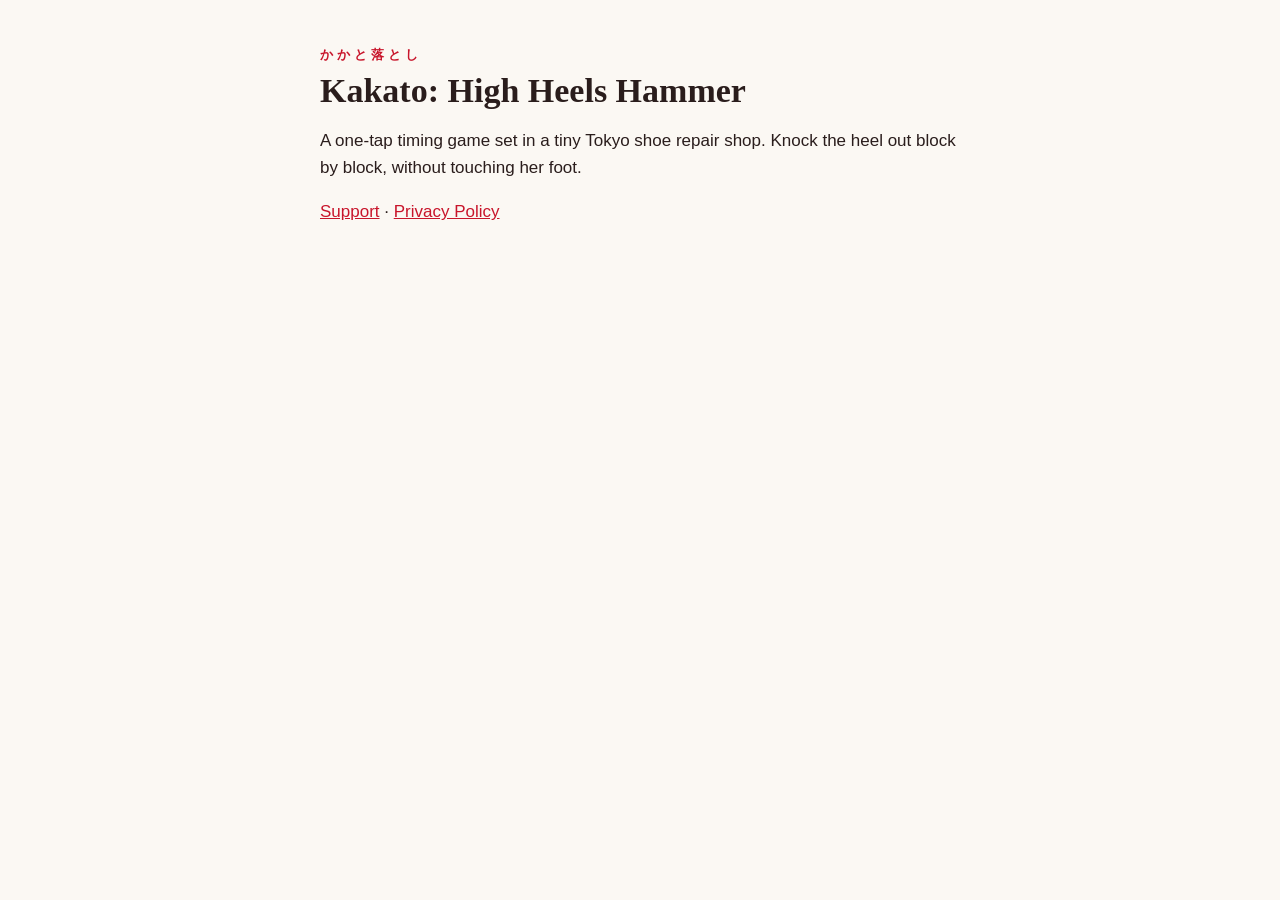
<file: index.html>
<!doctype html><html lang="en"><head><meta charset="utf-8"><meta name="viewport" content="width=device-width,initial-scale=1">
<title>Kakato: High Heels Hammer</title><link rel="stylesheet" href="style.css"></head><body><main>
<div class="mark">かかと落とし</div>
<h1>Kakato: High Heels Hammer</h1>
<p>A one-tap timing game set in a tiny Tokyo shoe repair shop. Knock the heel out block by block, without touching her foot.</p>
<p><a href="support.html">Support</a> · <a href="privacy.html">Privacy Policy</a></p>
</main></body></html>
</file>
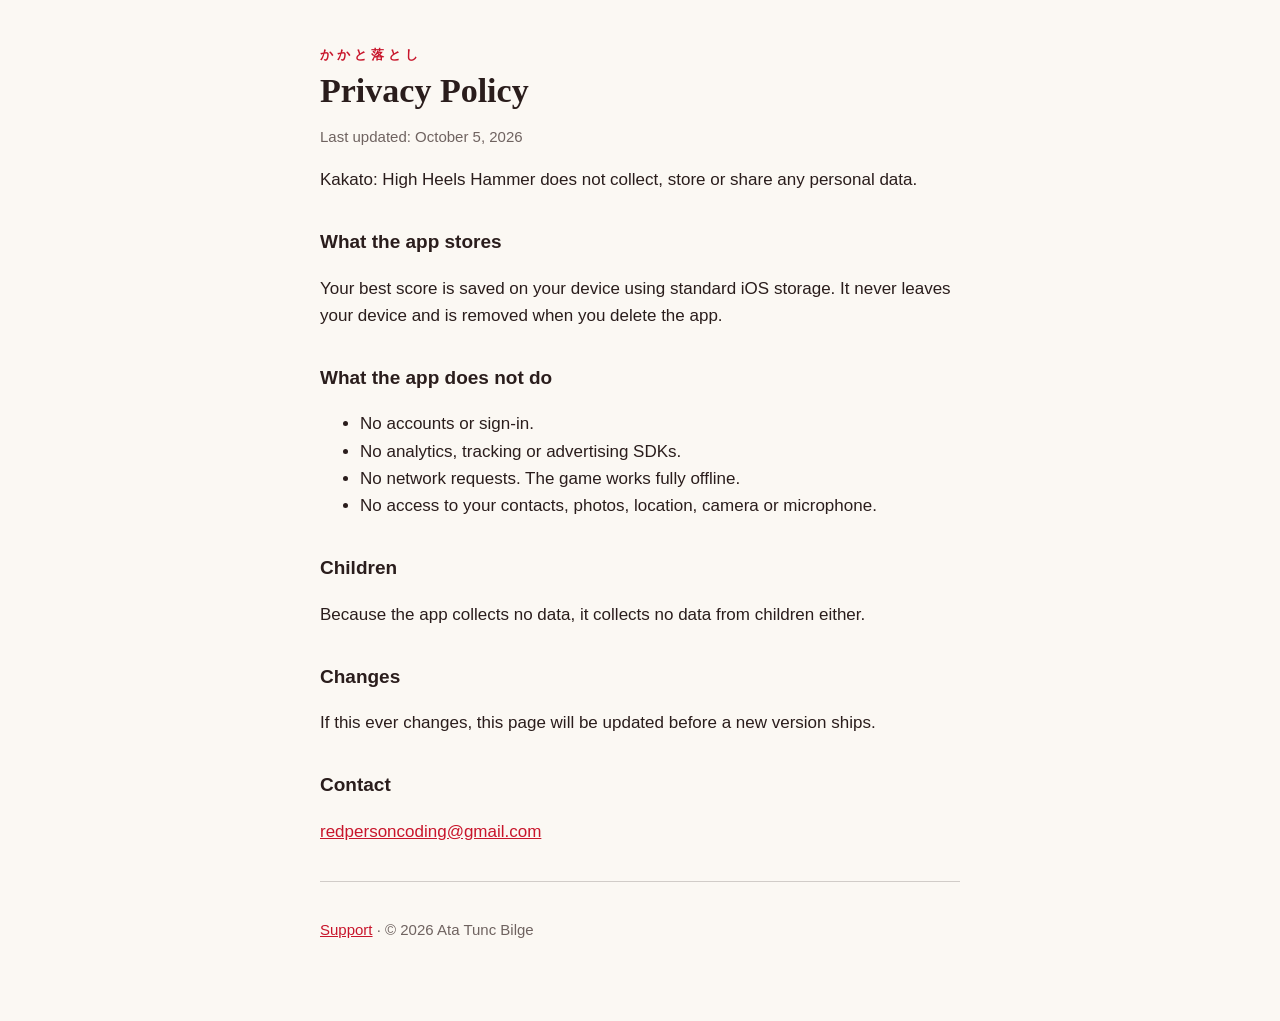
<file: privacy.html>
<!doctype html><html lang="en"><head><meta charset="utf-8"><meta name="viewport" content="width=device-width,initial-scale=1">
<title>Privacy Policy · Kakato: High Heels Hammer</title><link rel="stylesheet" href="style.css"></head><body><main>
<div class="mark">かかと落とし</div>
<h1>Privacy Policy</h1>
<p class="muted">Last updated: October 5, 2026</p>
<p>Kakato: High Heels Hammer does not collect, store or share any personal data.</p>
<h2>What the app stores</h2>
<p>Your best score is saved on your device using standard iOS storage. It never leaves your device and is removed when you delete the app.</p>
<h2>What the app does not do</h2>
<ul>
<li>No accounts or sign-in.</li>
<li>No analytics, tracking or advertising SDKs.</li>
<li>No network requests. The game works fully offline.</li>
<li>No access to your contacts, photos, location, camera or microphone.</li>
</ul>
<h2>Children</h2>
<p>Because the app collects no data, it collects no data from children either.</p>
<h2>Changes</h2>
<p>If this ever changes, this page will be updated before a new version ships.</p>
<h2>Contact</h2>
<p><a href="mailto:redpersoncoding@gmail.com?subject=Kakato%20privacy">redpersoncoding@gmail.com</a></p>
<hr><p class="muted"><a href="support.html">Support</a> · © 2026 Ata Tunc Bilge</p>
</main></body></html>
</file>
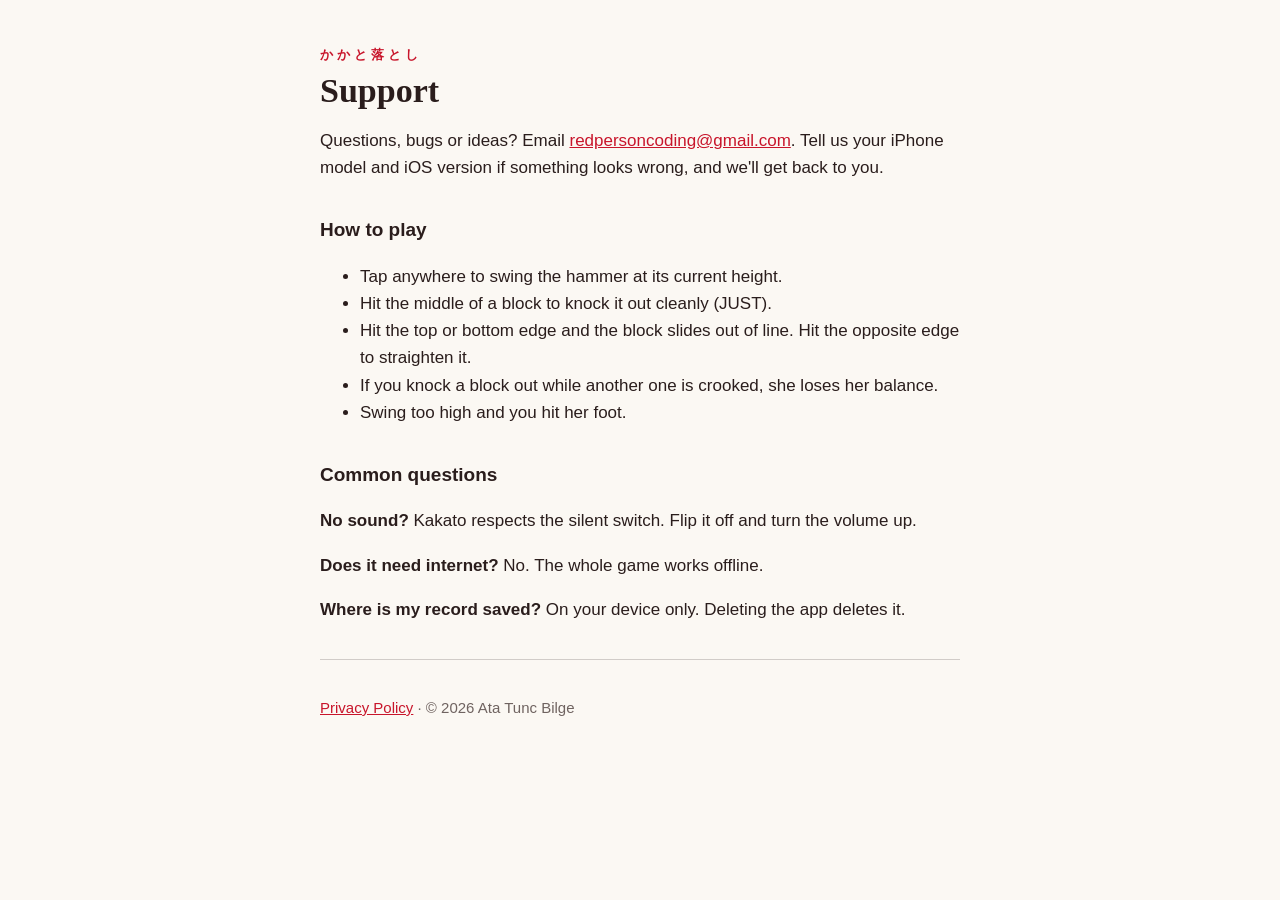
<file: support.html>
<!doctype html><html lang="en"><head><meta charset="utf-8"><meta name="viewport" content="width=device-width,initial-scale=1">
<title>Support · Kakato: High Heels Hammer</title><link rel="stylesheet" href="style.css"></head><body><main>
<div class="mark">かかと落とし</div>
<h1>Support</h1>
<p>Questions, bugs or ideas? Email <a href="mailto:redpersoncoding@gmail.com?subject=Kakato">redpersoncoding@gmail.com</a>. Tell us your iPhone model and iOS version if something looks wrong, and we'll get back to you.</p>
<h2>How to play</h2>
<ul>
<li>Tap anywhere to swing the hammer at its current height.</li>
<li>Hit the middle of a block to knock it out cleanly (JUST).</li>
<li>Hit the top or bottom edge and the block slides out of line. Hit the opposite edge to straighten it.</li>
<li>If you knock a block out while another one is crooked, she loses her balance.</li>
<li>Swing too high and you hit her foot.</li>
</ul>
<h2>Common questions</h2>
<p><strong>No sound?</strong> Kakato respects the silent switch. Flip it off and turn the volume up.</p>
<p><strong>Does it need internet?</strong> No. The whole game works offline.</p>
<p><strong>Where is my record saved?</strong> On your device only. Deleting the app deletes it.</p>
<hr><p class="muted"><a href="privacy.html">Privacy Policy</a> · © 2026 Ata Tunc Bilge</p>
</main></body></html>
</file>
<file: style.css>
:root{--paper:#fbf8f3;--ink:#2a1d1c;--shu:#c8152b;--muted:#6f6360}
@media (prefers-color-scheme:dark){:root{--paper:#1b1716;--ink:#f1e9e4;--muted:#b3a6a1}}
*{box-sizing:border-box}
body{margin:0;background:var(--paper);color:var(--ink);font:17px/1.6 -apple-system,BlinkMacSystemFont,"Hiragino Sans","Helvetica Neue",sans-serif}
main{max-width:680px;margin:0 auto;padding:48px 20px 64px}
.mark{font:600 13px/1 ui-serif,"Hiragino Mincho ProN",serif;letter-spacing:.3em;color:var(--shu)}
h1{font:800 34px/1.15 ui-serif,"Hiragino Mincho ProN",Georgia,serif;margin:10px 0 6px}
h2{font-size:19px;margin:34px 0 6px}
p,li{color:var(--ink)}
.muted{color:var(--muted);font-size:15px}
a{color:var(--shu)}
hr{border:0;border-top:1px solid color-mix(in srgb,var(--ink) 20%,transparent);margin:36px 0}
</file>
